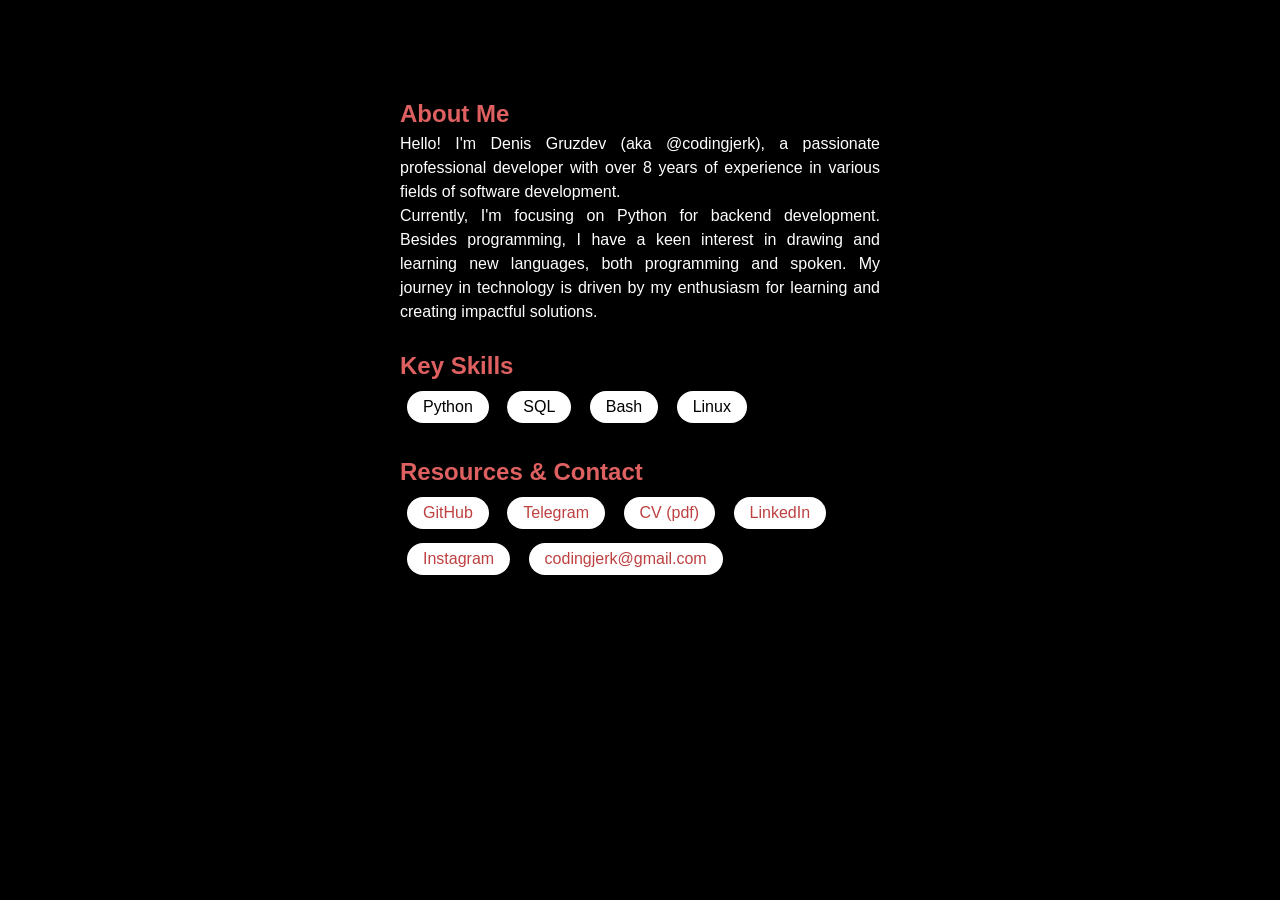
<file: static/index.html>
<!DOCTYPE html>
<html>
<head>
    <meta name="viewport" content="width=device-width, initial-scale=1">
    <title>Denis Gruzdev - Personal Profile</title>
    <link rel="stylesheet" type="text/css" href="style.css">
</head>
<body>
    <main>
        <section id="about">
            <h2>About Me</h2>
            <p>Hello! I'm Denis Gruzdev (aka @codingjerk), a passionate professional developer with over 8 years of experience in various fields of software development.</p>
            <p>Currently, I'm focusing on Python for backend development. Besides programming, I have a keen interest in drawing and learning new languages, both programming and spoken. My journey in technology is driven by my enthusiasm for learning and creating impactful solutions.</p>
        </section>

        <section id="skills">
            <h2>Key Skills</h2>
            <ul>
                <li>Python</li>
                <li>SQL</li>
                <li>Bash</li>
                <li>Linux</li>
            </ul>
        </section>

        <section id="resources">
            <h2>Resources & Contact</h2>
            <ul>
                <li><a href="https://github.com/codingjerk">GitHub</a></li>
                <li><a href="https://t.me/codingjerk">Telegram</a></li>
                <li><a href="https://github.com/codingjerk/cv/releases/download/v2/cv_denis_gruzdev.pdf" target="_blank">CV (pdf)</a></li>
                <li><a href="https://www.linkedin.com/in/codingjerk">LinkedIn</a></li>
                <li><a href="https://www.instagram.com/codingjerk">Instagram</a></li>
                <li><a href="mailto:codingjerk@gmail.com">codingjerk@gmail.com</a></li>
            </ul>
        </section>
    </main>
</body>
</html>
</file>
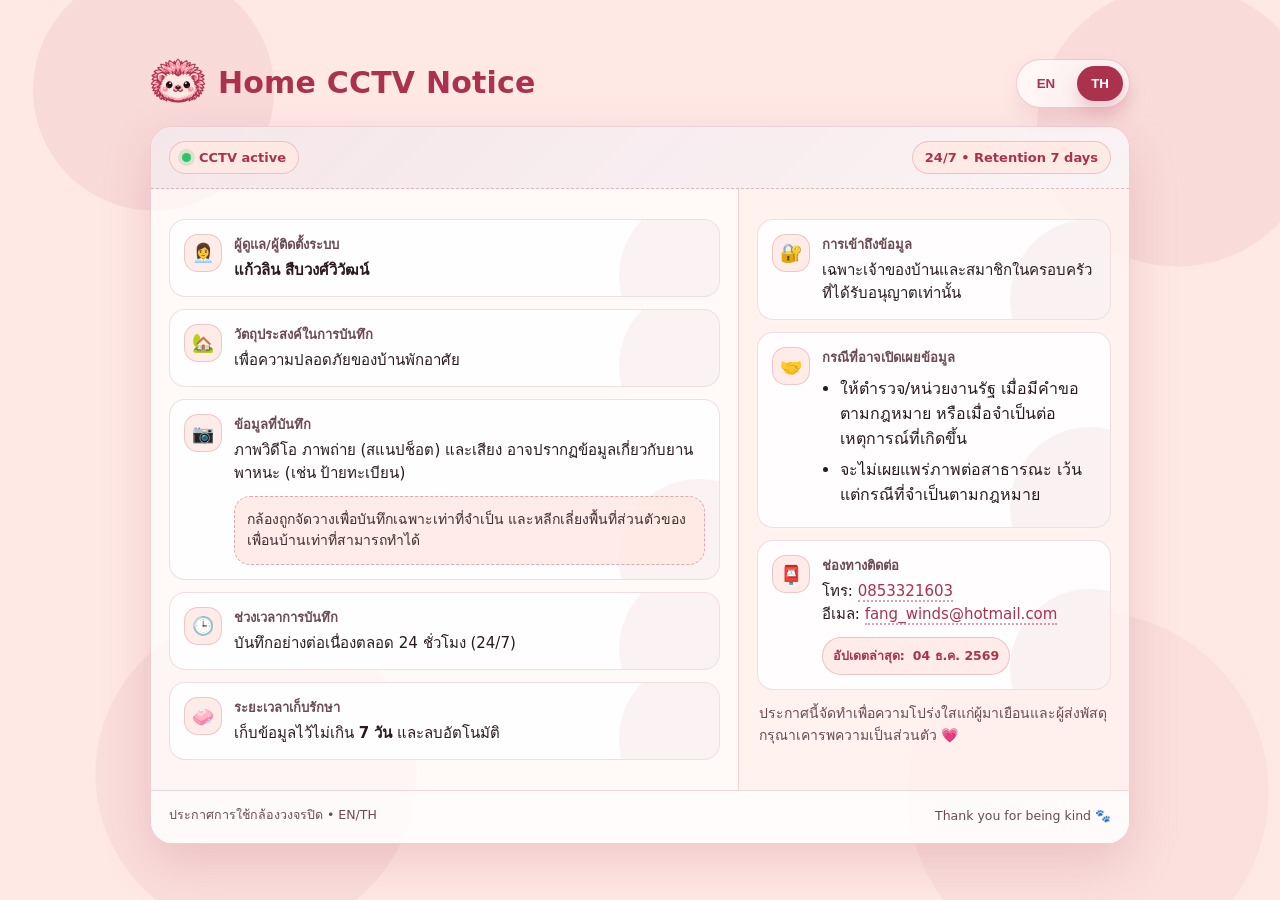
<file: static/cctv.html>
<!doctype html>
<html lang="th">
<head>
  <meta charset="utf-8" />
  <meta name="viewport" content="width=device-width,initial-scale=1" />
  <title>Home CCTV Notice</title>
  <meta name="description" content="Home CCTV Notice with language switch (EN/TH)" />
  <style>
    :root{
      --accent:#AB324D;
      --bg:#FFE9E5;
      --ink:#2a1a1f;
      --muted:#6b4a53;
      --border: rgba(171, 50, 77, .18);
      --shadow: 0 18px 50px rgba(171, 50, 77, .18);
      --radius: 22px;
      --radius2: 16px;
      --sans: ui-sans-serif, system-ui, -apple-system, Segoe UI, Roboto, Helvetica, Arial, "Apple Color Emoji","Segoe UI Emoji";
    }

    *{ box-sizing:border-box; }
    body{
      margin:0;
      font-family: var(--sans);
      color: var(--ink);
      background:
        radial-gradient(circle at 12% 10%, rgba(171,50,77,.08) 0 120px, transparent 121px),
        radial-gradient(circle at 92% 14%, rgba(171,50,77,.07) 0 140px, transparent 141px),
        radial-gradient(circle at 20% 86%, rgba(171,50,77,.06) 0 160px, transparent 161px),
        radial-gradient(circle at 85% 88%, rgba(171,50,77,.05) 0 180px, transparent 181px),
        var(--bg);
      min-height:100vh;
      display:flex;
      align-items:center;
      justify-content:center;
      padding: 22px;
    }

    .wrap{ width:min(980px, 100%); }

    header{
      display:flex;
      align-items:center;
      justify-content:space-between;
      gap:14px;
      margin-bottom: 14px;
    }

    .brand{
      display:flex;
      align-items:center;
      gap:12px;
      min-width: 0;
    }

    .logo{
      width:56px;
      height:56px;
      border-radius: 18px;
      display:grid;
      place-items:center;
      flex: 0 0 auto;
      overflow:hidden;
      transform: scale(1.5);
    }
    .logo img{
      width: 100%;
      height: 100%;
      object-fit: contain;
      padding: 0px;
    }

    h1{
      margin:0;
      font-size: clamp(22px, 3vw, 30px);
      letter-spacing: .2px;
      line-height:1.15;
      color: var(--accent);
      white-space: nowrap;
      overflow:hidden;
      text-overflow: ellipsis;
    }

    .switch{
      display:flex;
      gap:8px;
      padding: 6px;
      background: rgba(255,255,255,.65);
      border: 1px solid rgba(171,50,77,.22);
      border-radius: 999px;
      box-shadow: 0 10px 20px rgba(171,50,77,.10);
      backdrop-filter: blur(6px);
    }
    .switch button{
      appearance:none;
      border:0;
      cursor:pointer;
      padding: 10px 14px;
      border-radius: 999px;
      font-weight: 750;
      color: var(--accent);
      background: transparent;
      transition: transform .08s ease, background .2s ease, color .2s ease;
    }
    .switch button:hover{
      background: rgba(171,50,77,.08);
      transform: translateY(-1px);
    }
    .switch button[aria-pressed="true"]{
      background: var(--accent);
      color: #fff;
      box-shadow: 0 10px 18px rgba(171,50,77,.22);
    }

    main{
      background: rgba(255,255,255,.70);
      border: 1px solid rgba(171,50,77,.20);
      border-radius: var(--radius);
      box-shadow: var(--shadow);
      overflow:hidden;
    }

    .top-ribbon{
      display:flex;
      align-items:center;
      justify-content:space-between;
      gap:10px;
      padding: 14px 18px;
      background:
        linear-gradient(135deg, rgba(171,50,77,.12), rgba(171,50,77,.06)),
        #fff;
      border-bottom: 1px dashed rgba(171,50,77,.28);
    }
    .chip{
      display:inline-flex;
      align-items:center;
      gap:8px;
      padding: 8px 12px;
      border-radius: 999px;
      background: rgba(255,233,229,.9);
      border: 1px solid rgba(171,50,77,.22);
      color: var(--accent);
      font-weight: 750;
      font-size: 13px;
      white-space: nowrap;
    }
    .chip .dot{
      width: 9px;
      height: 9px;
      border-radius: 999px;
      background: #31c36b;
      box-shadow: 0 0 0 4px rgba(49,195,107,.18);
    }

    .grid{
      display:grid;
      grid-template-columns: 1.2fr .8fr;
      gap:0;
    }
    @media (max-width: 860px){
      .grid{ grid-template-columns: 1fr; }
    }

    .panel{ padding: 18px; }
    .panel + .panel{
      border-left: 1px solid rgba(171,50,77,.16);
      background: rgba(255,233,229,.45);
    }
    @media (max-width: 860px){
      .panel + .panel{ border-left:0; border-top: 1px solid rgba(171,50,77,.16); }
    }

    .card{
      background: rgba(255,255,255,.85);
      border: 1px solid rgba(171,50,77,.16);
      border-radius: var(--radius2);
      padding: 14px 14px;
      margin: 12px 0;
      position: relative;
      overflow:hidden;
    }
    .card::after{
      content:"";
      position:absolute;
      inset:auto -60px -60px auto;
      width: 160px;
      height: 160px;
      border-radius: 999px;
      background: rgba(171,50,77,.06);
      transform: rotate(12deg);
      pointer-events:none;
    }

    .row{
      display:flex;
      gap:12px;
      align-items:flex-start;
      position: relative;
      z-index: 1;
    }
    .icon{
      width: 38px;
      height: 38px;
      border-radius: 14px;
      display:grid;
      place-items:center;
      background: rgba(255,233,229,.9);
      border: 1px solid rgba(171,50,77,.20);
      flex: 0 0 auto;
      font-size: 18px;
    }
    .label{
      margin:0 0 4px;
      font-size: 13px;
      color: var(--muted);
      font-weight: 650;
    }
    .value{
      margin:0;
      font-size: 15px;
      line-height: 1.55;
      color: var(--ink);
    }

    .quote{
      margin: 10px 0 0;
      padding: 12px 12px;
      border-radius: 16px;
      border: 1px dashed rgba(171,50,77,.35);
      background: rgba(255,233,229,.9);
      color: rgba(42,26,31,.9);
      font-size: 14px;
      line-height: 1.55;
    }

    ul{ margin: 8px 0 0 18px; padding:0; }
    li{ margin: 6px 0; }

    .contact a{
      color: var(--accent);
      text-decoration: none;
      border-bottom: 2px dotted rgba(171,50,77,.45);
    }
    .contact a:hover{ border-bottom-style: solid; }

    .pill{
      display:inline-flex;
      align-items:center;
      gap:8px;
      margin-top: 10px;
      padding: 8px 10px;
      border-radius: 999px;
      background: rgba(255,233,229,.9);
      border: 1px solid rgba(171,50,77,.22);
      color: var(--accent);
      font-weight: 750;
      font-size: 12.5px;
      user-select: all;
      white-space: nowrap;
    }

    .sub{
      margin:10px 2px 0;
      color: var(--muted);
      font-size: 14px;
    }

    footer{
      padding: 14px 18px 18px;
      border-top: 1px solid rgba(171,50,77,.18);
      color: var(--muted);
      font-size: 12.5px;
      display:flex;
      flex-wrap:wrap;
      gap:10px;
      align-items:center;
      justify-content:space-between;
      background: rgba(255,255,255,.55);
    }

    [data-lang]{ display:none; }
    [data-lang].active{ display:block; }

    button:focus-visible, a:focus-visible{
      outline: 3px solid rgba(171,50,77,.35);
      outline-offset: 3px;
      border-radius: 12px;
    }
  </style>
</head>

<body>
  <div class="wrap">
    <header>
      <div class="brand">
        <div class="logo" aria-hidden="true">
          <img src="hedgehog.png" alt="Hedgehog logo" />
        </div>
        <div>
          <h1>Home CCTV Notice</h1>
        </div>
      </div>

      <nav class="switch" aria-label="Language switch">
        <button id="btnEN" type="button" aria-pressed="false">EN</button>
        <button id="btnTH" type="button" aria-pressed="true">TH</button>
      </nav>
    </header>

    <main>
      <div class="top-ribbon">
        <span class="chip"><span class="dot" aria-hidden="true"></span> CCTV active</span>
        <span class="chip">24/7 • Retention 7 days</span>
      </div>

      <!-- TH (default) -->
      <section data-lang="th" class="active" aria-label="ประกาศภาษาไทย">
        <div class="grid">
          <div class="panel">
            <div class="card">
              <div class="row">
                <div class="icon" aria-hidden="true">👩‍💼</div>
                <div>
                  <p class="label">ผู้ดูแล/ผู้ติดตั้งระบบ</p>
                  <p class="value"><strong>แก้วลิน สืบวงศ์วิวัฒน์</strong></p>
                </div>
              </div>
            </div>

            <div class="card">
              <div class="row">
                <div class="icon" aria-hidden="true">🏡</div>
                <div>
                  <p class="label">วัตถุประสงค์ในการบันทึก</p>
                  <p class="value">เพื่อความปลอดภัยของบ้านพักอาศัย</p>
                </div>
              </div>
            </div>

            <div class="card">
              <div class="row">
                <div class="icon" aria-hidden="true">📷</div>
                <div>
                  <p class="label">ข้อมูลที่บันทึก</p>
                  <p class="value">
                    ภาพวิดีโอ ภาพถ่าย (สแนปช็อต) และเสียง อาจปรากฏข้อมูลเกี่ยวกับยานพาหนะ (เช่น ป้ายทะเบียน)
                  </p>
                  <p class="quote">
                    กล้องถูกจัดวางเพื่อบันทึกเฉพาะเท่าที่จำเป็น และหลีกเลี่ยงพื้นที่ส่วนตัวของเพื่อนบ้านเท่าที่สามารถทำได้
                  </p>
                </div>
              </div>
            </div>

            <div class="card">
              <div class="row">
                <div class="icon" aria-hidden="true">🕒</div>
                <div>
                  <p class="label">ช่วงเวลาการบันทึก</p>
                  <p class="value">บันทึกอย่างต่อเนื่องตลอด 24 ชั่วโมง (24/7)</p>
                </div>
              </div>
            </div>

            <div class="card">
              <div class="row">
                <div class="icon" aria-hidden="true">🧼</div>
                <div>
                  <p class="label">ระยะเวลาเก็บรักษา</p>
                  <p class="value">เก็บข้อมูลไว้ไม่เกิน <strong>7 วัน</strong> และลบอัตโนมัติ</p>
                </div>
              </div>
            </div>
          </div>

          <div class="panel">
            <div class="card">
              <div class="row">
                <div class="icon" aria-hidden="true">🔐</div>
                <div>
                  <p class="label">การเข้าถึงข้อมูล</p>
                  <p class="value">เฉพาะเจ้าของบ้านและสมาชิกในครอบครัวที่ได้รับอนุญาตเท่านั้น</p>
                </div>
              </div>
            </div>

            <div class="card">
              <div class="row">
                <div class="icon" aria-hidden="true">🤝</div>
                <div>
                  <p class="label">กรณีที่อาจเปิดเผยข้อมูล</p>
                  <ul>
                    <li>ให้ตำรวจ/หน่วยงานรัฐ เมื่อมีคำขอตามกฎหมาย หรือเมื่อจำเป็นต่อเหตุการณ์ที่เกิดขึ้น</li>
                    <li>จะไม่เผยแพร่ภาพต่อสาธารณะ เว้นแต่กรณีที่จำเป็นตามกฎหมาย</li>
                  </ul>
                </div>
              </div>
            </div>

            <div class="card contact">
              <div class="row">
                <div class="icon" aria-hidden="true">📮</div>
                <div>
                  <p class="label">ช่องทางติดต่อ</p>
                  <p class="value">
                    โทร: <a href="tel:+66853321603">0853321603</a><br/>
                    อีเมล: <a href="mailto:fang_winds@hotmail.com">fang_winds@hotmail.com</a>
                  </p>
                  <span class="pill">อัปเดตล่าสุด: <span id="dateTH"></span></span>
                </div>
              </div>
            </div>

            <p class="sub">ประกาศนี้จัดทำเพื่อความโปร่งใสแก่ผู้มาเยือนและผู้ส่งพัสดุ กรุณาเคารพความเป็นส่วนตัว 💗</p>
          </div>
        </div>

        <footer>
          <div>ประกาศการใช้กล้องวงจรปิด • EN/TH</div>
          <div>Thank you for being kind 🐾</div>
        </footer>
      </section>

      <!-- EN -->
      <section data-lang="en" aria-label="English notice">
        <div class="grid">
          <div class="panel">
            <div class="card">
              <div class="row">
                <div class="icon" aria-hidden="true">👩‍💼</div>
                <div>
                  <p class="label">Operated by</p>
                  <p class="value"><strong>Keawalin Suebwongwiwat</strong></p>
                </div>
              </div>
            </div>

            <div class="card">
              <div class="row">
                <div class="icon" aria-hidden="true">🏡</div>
                <div>
                  <p class="label">Purpose of recording</p>
                  <p class="value">Home security.</p>
                </div>
              </div>
            </div>

            <div class="card">
              <div class="row">
                <div class="icon" aria-hidden="true">📷</div>
                <div>
                  <p class="label">What is recorded</p>
                  <p class="value">
                    Video images, photo snapshots, and audio. Vehicle information (license plates) may appear.
                  </p>
                  <p class="quote">
                    Cameras are positioned to capture only what is necessary and avoid neighbors’ private areas where possible.
                  </p>
                </div>
              </div>
            </div>

            <div class="card">
              <div class="row">
                <div class="icon" aria-hidden="true">🕒</div>
                <div>
                  <p class="label">Recording schedule</p>
                  <p class="value">Recording is continuous (24/7).</p>
                </div>
              </div>
            </div>

            <div class="card">
              <div class="row">
                <div class="icon" aria-hidden="true">🧼</div>
                <div>
                  <p class="label">Retention</p>
                  <p class="value">Footage is stored for up to <strong>7 days</strong> and then automatically deleted.</p>
                </div>
              </div>
            </div>
          </div>

          <div class="panel">
            <div class="card">
              <div class="row">
                <div class="icon" aria-hidden="true">🔐</div>
                <div>
                  <p class="label">Access to the footage</p>
                  <p class="value">Homeowner and authorized household members only.</p>
                </div>
              </div>
            </div>

            <div class="card">
              <div class="row">
                <div class="icon" aria-hidden="true">🤝</div>
                <div>
                  <p class="label">When footage may be shared</p>
                  <ul>
                    <li>Police / authorities when requested by law or when needed for an incident.</li>
                    <li>We do not publish footage publicly except where legally necessary.</li>
                  </ul>
                </div>
              </div>
            </div>

            <div class="card contact">
              <div class="row">
                <div class="icon" aria-hidden="true">📮</div>
                <div>
                  <p class="label">Contact details</p>
                  <p class="value">
                    Phone: <a href="tel:+66853321603">+660853321603</a><br/>
                    Email: <a href="mailto:fang_winds@hotmail.com">fang_winds@hotmail.com</a>
                  </p>
                  <span class="pill">Last updated: <span id="dateEN"></span></span>
                </div>
              </div>
            </div>

            <p class="sub">This notice is provided for transparency to visitors and deliveries. Please respect privacy 💗</p>
          </div>
        </div>

        <footer>
          <div>Home CCTV Notice • EN/TH</div>
          <div>Thank you for being kind 🐾</div>
        </footer>
      </section>
    </main>
  </div>

  <script>
    const btnEN = document.getElementById('btnEN');
    const btnTH = document.getElementById('btnTH');
    const en = document.querySelector('[data-lang="en"]');
    const th = document.querySelector('[data-lang="th"]');

    function setLang(lang){
      const isTH = lang === 'th';
      th.classList.toggle('active', isTH);
      en.classList.toggle('active', !isTH);
      btnTH.setAttribute('aria-pressed', String(isTH));
      btnEN.setAttribute('aria-pressed', String(!isTH));
      document.documentElement.lang = isTH ? 'th' : 'en';
      try { localStorage.setItem('cctv_lang', lang); } catch(e) {}
    }

    const now = new Date();
    document.getElementById('dateEN').textContent =
      new Intl.DateTimeFormat('en-GB', { year:'numeric', month:'short', day:'2-digit' }).format(now);
    document.getElementById('dateTH').textContent =
      new Intl.DateTimeFormat('th-TH', { year:'numeric', month:'short', day:'2-digit' }).format(now);

    btnEN.addEventListener('click', () => setLang('en'));
    btnTH.addEventListener('click', () => setLang('th'));

    let saved = 'th';
    try {
      const v = localStorage.getItem('cctv_lang');
      if (v === 'th' || v === 'en') saved = v;
    } catch(e) {}
    setLang(saved);
  </script>
</body>
</html>
</file>
<file: static/style.css>
* {
  font-family: 'Helvetica Neue', Helvetica, Arial, Roboto, Noto, sans-serif;
  margin: 0;
  padding: 0;
}

body {
  background-color: black;
  margin: 0 2.5em;
}

main {
  max-width: 5in;
  margin: 6em auto;

  color: white;

  line-height: 1.5;
  text-align: justify;
}

section h2 {
  margin-top: 1em;
  color: #de6060;
}

a {
  text-decoration: none;
}

a:hover {
  text-decoration: underline;
}

#skills ul {
    list-style: none;
    padding: 0;
    text-align: left;
}

#skills li {
    display: inline-block;
    margin: 7px;
    color: black;
    background-color: white;
    padding: 0.25em 1em;
    border-radius: 69em;
}

#resources ul {
    list-style: none;
    padding: 0;
    text-align: left;
}

#resources li {
    display: inline-block;
    margin: 7px;
    color: black;
    background-color: white;
    padding: 0.25em 1em;
    border-radius: 69em;
}

#resources li a {
  color: #be4040;
}
</file>
